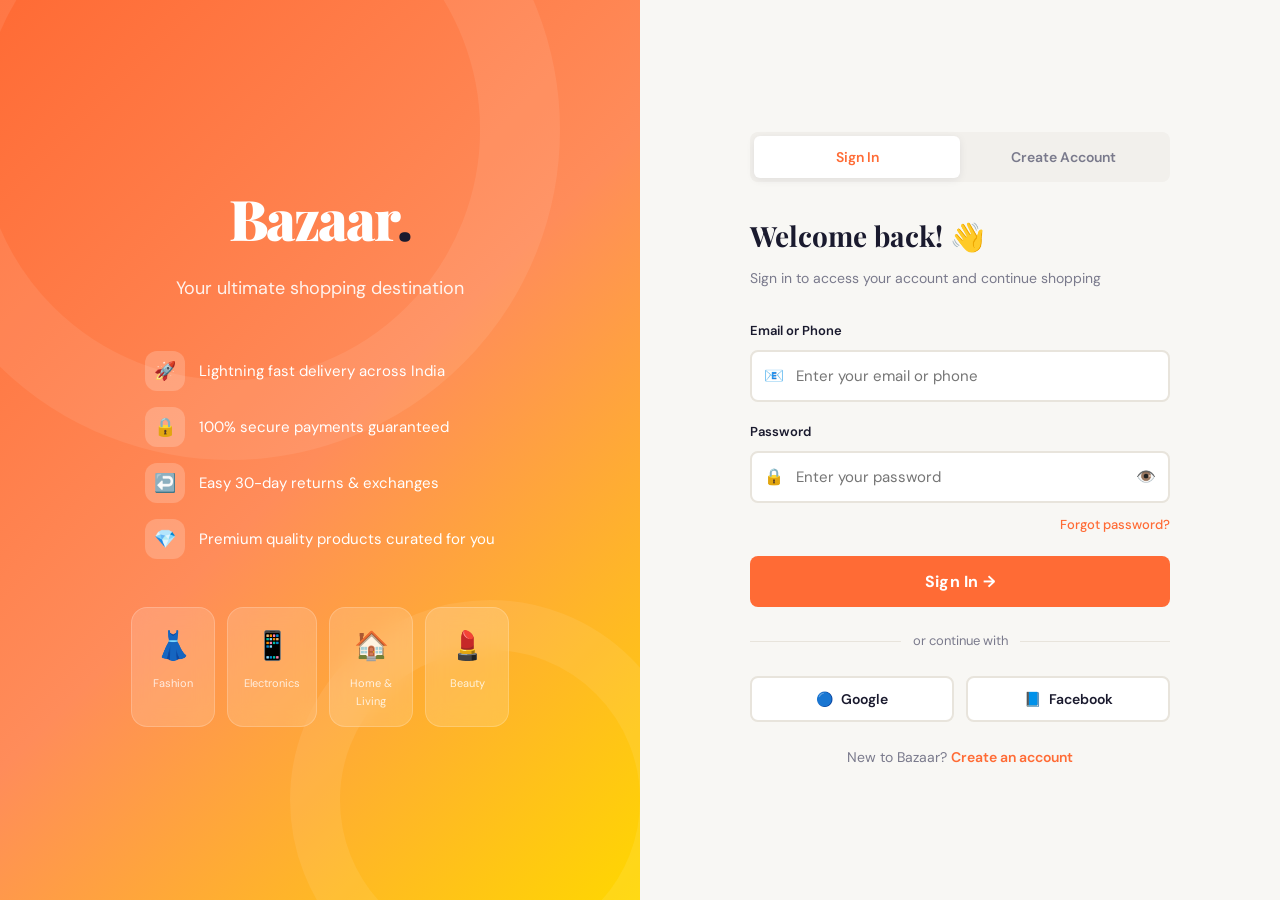
<file: bazaar/index.html>
<!DOCTYPE html>
<html lang="en">
<head>
  <meta charset="UTF-8" />
  <meta name="viewport" content="width=device-width, initial-scale=1.0" />
  <title>Bazaar – Login</title>
  <link rel="stylesheet" href="style.css" />
  <link rel="icon" href="data:image/svg+xml,<svg xmlns='http://www.w3.org/2000/svg' viewBox='0 0 100 100'><text y='.9em' font-size='90'>🛍️</text></svg>" />
</head>
<body>

<div class="login-page">
  <!-- Brand Panel -->
  <div class="login-brand">
    <div class="brand-logo">Bazaar<span>.</span></div>
    <div class="brand-tagline">Your ultimate shopping destination</div>

    <div class="brand-features">
      <div class="brand-feature">
        <div class="brand-feature-icon">🚀</div>
        <div>Lightning fast delivery across India</div>
      </div>
      <div class="brand-feature">
        <div class="brand-feature-icon">🔒</div>
        <div>100% secure payments guaranteed</div>
      </div>
      <div class="brand-feature">
        <div class="brand-feature-icon">↩️</div>
        <div>Easy 30-day returns & exchanges</div>
      </div>
      <div class="brand-feature">
        <div class="brand-feature-icon">💎</div>
        <div>Premium quality products curated for you</div>
      </div>
    </div>

    <div class="brand-products">
      <div class="brand-product-card">
        <div class="emoji">👗</div>
        <p>Fashion</p>
      </div>
      <div class="brand-product-card">
        <div class="emoji">📱</div>
        <p>Electronics</p>
      </div>
      <div class="brand-product-card">
        <div class="emoji">🏠</div>
        <p>Home & Living</p>
      </div>
      <div class="brand-product-card">
        <div class="emoji">💄</div>
        <p>Beauty</p>
      </div>
    </div>
  </div>

  <!-- Form Panel -->
  <div class="login-form-area">
    <div class="login-form-wrap">
      <div class="login-tabs">
        <div class="login-tab active" onclick="switchTab('login')">Sign In</div>
        <div class="login-tab" onclick="switchTab('register')">Create Account</div>
      </div>

      <!-- Login Form -->
      <div id="login-form">
        <h2 class="form-title">Welcome back! 👋</h2>
        <p class="form-subtitle">Sign in to access your account and continue shopping</p>

        <div class="form-group">
          <label class="form-label">Email or Phone</label>
          <div class="form-input-wrap">
            <span class="form-input-icon">📧</span>
            <input type="text" class="form-input" placeholder="Enter your email or phone" id="login-email" />
          </div>
        </div>

        <div class="form-group">
          <label class="form-label">Password</label>
          <div class="form-input-wrap">
            <span class="form-input-icon">🔒</span>
            <input type="password" class="form-input" placeholder="Enter your password" id="login-password" />
            <span class="form-input-toggle" onclick="togglePassword('login-password', this)">👁️</span>
          </div>
        </div>

        <div class="forgot-link"><a href="#">Forgot password?</a></div>

        <button class="btn-login" onclick="doLogin()">Sign In →</button>

        <div class="divider">or continue with</div>

        <div class="social-login">
          <button class="btn-social" onclick="socialLogin('Google')">
            <span>🔵</span> Google
          </button>
          <button class="btn-social" onclick="socialLogin('Facebook')">
            <span>📘</span> Facebook
          </button>
        </div>

        <div class="login-switch">
          New to Bazaar? <a onclick="switchTab('register')">Create an account</a>
        </div>
      </div>

      <!-- Register Form -->
      <div id="register-form" style="display:none">
        <h2 class="form-title">Join Bazaar! 🎉</h2>
        <p class="form-subtitle">Create your account and start shopping in seconds</p>

        <div class="form-group">
          <label class="form-label">Full Name</label>
          <div class="form-input-wrap">
            <span class="form-input-icon">👤</span>
            <input type="text" class="form-input" placeholder="Enter your full name" />
          </div>
        </div>

        <div class="form-group">
          <label class="form-label">Email Address</label>
          <div class="form-input-wrap">
            <span class="form-input-icon">📧</span>
            <input type="email" class="form-input" placeholder="Enter your email" />
          </div>
        </div>

        <div class="form-group">
          <label class="form-label">Phone Number</label>
          <div class="form-input-wrap">
            <span class="form-input-icon">📱</span>
            <input type="tel" class="form-input" placeholder="+91 Enter your phone number" />
          </div>
        </div>

        <div class="form-group">
          <label class="form-label">Password</label>
          <div class="form-input-wrap">
            <span class="form-input-icon">🔒</span>
            <input type="password" class="form-input" placeholder="Create a strong password" id="reg-password" />
            <span class="form-input-toggle" onclick="togglePassword('reg-password', this)">👁️</span>
          </div>
        </div>

        <button class="btn-login" onclick="doRegister()">Create Account →</button>

        <div class="divider">or sign up with</div>

        <div class="social-login">
          <button class="btn-social" onclick="socialLogin('Google')">
            <span>🔵</span> Google
          </button>
          <button class="btn-social" onclick="socialLogin('Facebook')">
            <span>📘</span> Facebook
          </button>
        </div>

        <div class="login-switch">
          Already have an account? <a onclick="switchTab('login')">Sign in</a>
        </div>
      </div>

    </div>
  </div>
</div>

<script>
  function switchTab(tab) {
    document.querySelectorAll('.login-tab').forEach(t => t.classList.remove('active'));
    const tabs = document.querySelectorAll('.login-tab');
    if (tab === 'login') {
      tabs[0].classList.add('active');
      document.getElementById('login-form').style.display = 'block';
      document.getElementById('register-form').style.display = 'none';
    } else {
      tabs[1].classList.add('active');
      document.getElementById('login-form').style.display = 'none';
      document.getElementById('register-form').style.display = 'block';
    }
  }

  function togglePassword(id, btn) {
    const input = document.getElementById(id);
    if (input.type === 'password') { input.type = 'text'; btn.textContent = '🙈'; }
    else { input.type = 'password'; btn.textContent = '👁️'; }
  }

  function doLogin() {
    const email = document.getElementById('login-email').value.trim();
    const pass = document.getElementById('login-password').value.trim();
    if (!email || !pass) {
      shakeForm();
      return;
    }
    localStorage.setItem('bazaar_user', JSON.stringify({ name: 'Rahul Sharma', email }));
    window.location.href = 'home.html';
  }

  function doRegister() {
    localStorage.setItem('bazaar_user', JSON.stringify({ name: 'New User', email: 'user@bazaar.com' }));
    window.location.href = 'home.html';
  }

  function socialLogin(provider) {
    localStorage.setItem('bazaar_user', JSON.stringify({ name: 'Rahul Sharma', email: 'rahul@gmail.com' }));
    window.location.href = 'home.html';
  }

  function shakeForm() {
    const wrap = document.querySelector('.login-form-wrap');
    wrap.style.animation = 'shake 0.5s ease';
    setTimeout(() => wrap.style.animation = '', 500);
  }

  // Add shake animation
  const style = document.createElement('style');
  style.textContent = `@keyframes shake { 0%,100%{transform:translateX(0)} 25%{transform:translateX(-8px)} 75%{transform:translateX(8px)} }`;
  document.head.appendChild(style);

  // Redirect if already logged in
  if (localStorage.getItem('bazaar_user')) {
    // Uncomment to auto-redirect: window.location.href = 'home.html';
  }
</script>

</body>
</html>
</file>
<file: bazaar/style.css>
/* ===== BAZAAR E-COMMERCE - GLOBAL STYLES ===== */
@import url('https://fonts.googleapis.com/css2?family=Playfair+Display:wght@400;600;700;900&family=DM+Sans:wght@300;400;500;600;700&display=swap');

:root {
  --primary: #FF6B35;
  --primary-dark: #e55a25;
  --primary-light: #fff0eb;
  --secondary: #1A1A2E;
  --accent: #FFD700;
  --success: #2ecc71;
  --danger: #e74c3c;
  --warning: #f39c12;
  --bg: #F8F7F4;
  --surface: #ffffff;
  --surface2: #F2F0EC;
  --border: #E8E4DC;
  --text: #1A1A2E;
  --text-muted: #7A7A8C;
  --text-light: #B0AEBA;
  --shadow-sm: 0 2px 8px rgba(26,26,46,0.08);
  --shadow-md: 0 8px 24px rgba(26,26,46,0.12);
  --shadow-lg: 0 20px 60px rgba(26,26,46,0.15);
  --radius-sm: 8px;
  --radius-md: 16px;
  --radius-lg: 24px;
  --radius-xl: 32px;
  --font-display: 'Playfair Display', serif;
  --font-body: 'DM Sans', sans-serif;
  --nav-height: 70px;
  --transition: all 0.25s cubic-bezier(0.4, 0, 0.2, 1);
}

* { margin: 0; padding: 0; box-sizing: border-box; }

html { scroll-behavior: smooth; }

body {
  font-family: var(--font-body);
  background: var(--bg);
  color: var(--text);
  line-height: 1.6;
  overflow-x: hidden;
}

a { text-decoration: none; color: inherit; }
button { cursor: pointer; font-family: var(--font-body); border: none; outline: none; }
input, select, textarea { font-family: var(--font-body); outline: none; }
img { max-width: 100%; }
ul { list-style: none; }

/* ===== SCROLLBAR ===== */
::-webkit-scrollbar { width: 6px; }
::-webkit-scrollbar-track { background: var(--bg); }
::-webkit-scrollbar-thumb { background: var(--primary); border-radius: 10px; }

/* ===== UTILITY ===== */
.hidden { display: none !important; }
.flex { display: flex; }
.grid { display: grid; }
.center { display: flex; align-items: center; justify-content: center; }
.container { max-width: 1400px; margin: 0 auto; padding: 0 24px; }
.badge { display: inline-flex; align-items: center; justify-content: center; background: var(--primary); color: white; font-size: 10px; font-weight: 700; border-radius: 50%; width: 18px; height: 18px; position: absolute; top: -6px; right: -6px; }
.btn { display: inline-flex; align-items: center; gap: 8px; padding: 12px 24px; border-radius: var(--radius-sm); font-weight: 600; font-size: 14px; transition: var(--transition); cursor: pointer; }
.btn-primary { background: var(--primary); color: white; }
.btn-primary:hover { background: var(--primary-dark); transform: translateY(-1px); box-shadow: 0 6px 20px rgba(255,107,53,0.35); }
.btn-outline { background: transparent; color: var(--primary); border: 2px solid var(--primary); }
.btn-outline:hover { background: var(--primary); color: white; }
.btn-ghost { background: transparent; color: var(--text); }
.btn-ghost:hover { background: var(--surface2); }
.section-title { font-family: var(--font-display); font-size: 28px; font-weight: 700; color: var(--text); margin-bottom: 4px; }
.section-subtitle { color: var(--text-muted); font-size: 14px; }
.tag { display: inline-block; padding: 3px 10px; border-radius: 20px; font-size: 11px; font-weight: 600; background: var(--primary-light); color: var(--primary); }
.star { color: var(--accent); font-size: 13px; }

/* ===== TOAST ===== */
#toast-container { position: fixed; bottom: 24px; right: 24px; z-index: 9999; display: flex; flex-direction: column; gap: 10px; }
.toast { background: var(--secondary); color: white; padding: 14px 20px; border-radius: var(--radius-sm); font-size: 14px; font-weight: 500; box-shadow: var(--shadow-lg); animation: slideInRight 0.3s ease; display: flex; align-items: center; gap: 10px; min-width: 260px; }
.toast.success { border-left: 4px solid var(--success); }
.toast.error { border-left: 4px solid var(--danger); }
.toast.info { border-left: 4px solid var(--primary); }
@keyframes slideInRight { from { transform: translateX(120%); opacity: 0; } to { transform: translateX(0); opacity: 1; } }

/* ===== MODAL ===== */
.modal-overlay { position: fixed; inset: 0; background: rgba(26,26,46,0.6); backdrop-filter: blur(4px); z-index: 1000; display: flex; align-items: center; justify-content: center; padding: 20px; opacity: 0; pointer-events: none; transition: opacity 0.3s; }
.modal-overlay.active { opacity: 1; pointer-events: all; }
.modal { background: white; border-radius: var(--radius-lg); padding: 40px; max-width: 520px; width: 100%; max-height: 90vh; overflow-y: auto; transform: translateY(20px); transition: transform 0.3s; position: relative; }
.modal-overlay.active .modal { transform: translateY(0); }
.modal-close { position: absolute; top: 16px; right: 16px; background: var(--surface2); border: none; width: 32px; height: 32px; border-radius: 50%; display: flex; align-items: center; justify-content: center; cursor: pointer; font-size: 18px; color: var(--text-muted); transition: var(--transition); }
.modal-close:hover { background: var(--border); color: var(--text); }

/* ===== LOGIN PAGE ===== */
.login-page { min-height: 100vh; display: grid; grid-template-columns: 1fr 1fr; background: var(--secondary); }
.login-brand { background: linear-gradient(135deg, var(--primary) 0%, #ff8c5a 50%, var(--accent) 100%); display: flex; flex-direction: column; align-items: center; justify-content: center; padding: 60px; position: relative; overflow: hidden; }
.login-brand::before { content: ''; position: absolute; width: 500px; height: 500px; border-radius: 50%; border: 80px solid rgba(255,255,255,0.08); top: -200px; left: -100px; }
.login-brand::after { content: ''; position: absolute; width: 300px; height: 300px; border-radius: 50%; border: 50px solid rgba(255,255,255,0.08); bottom: -100px; right: -50px; }
.brand-logo { font-family: var(--font-display); font-size: 56px; font-weight: 900; color: white; letter-spacing: -2px; z-index: 1; }
.brand-logo span { color: var(--secondary); }
.brand-tagline { color: rgba(255,255,255,0.9); font-size: 18px; margin-top: 12px; z-index: 1; text-align: center; }
.brand-features { margin-top: 48px; display: flex; flex-direction: column; gap: 16px; z-index: 1; }
.brand-feature { display: flex; align-items: center; gap: 14px; color: white; font-size: 15px; }
.brand-feature-icon { width: 40px; height: 40px; background: rgba(255,255,255,0.2); border-radius: 12px; display: flex; align-items: center; justify-content: center; font-size: 18px; flex-shrink: 0; }
.brand-products { display: flex; gap: 12px; margin-top: 48px; z-index: 1; }
.brand-product-card { background: rgba(255,255,255,0.15); backdrop-filter: blur(10px); border-radius: var(--radius-md); padding: 16px; text-align: center; color: white; flex: 1; border: 1px solid rgba(255,255,255,0.2); }
.brand-product-card .emoji { font-size: 28px; }
.brand-product-card p { font-size: 11px; margin-top: 6px; opacity: 0.8; }

.login-form-area { display: flex; flex-direction: column; align-items: center; justify-content: center; padding: 60px; background: var(--bg); }
.login-form-wrap { width: 100%; max-width: 420px; }
.login-tabs { display: flex; background: var(--surface2); border-radius: var(--radius-sm); padding: 4px; margin-bottom: 32px; }
.login-tab { flex: 1; padding: 10px; text-align: center; border-radius: 6px; font-weight: 600; font-size: 14px; cursor: pointer; transition: var(--transition); color: var(--text-muted); }
.login-tab.active { background: white; color: var(--primary); box-shadow: var(--shadow-sm); }
.form-title { font-family: var(--font-display); font-size: 28px; font-weight: 700; margin-bottom: 8px; }
.form-subtitle { color: var(--text-muted); font-size: 14px; margin-bottom: 32px; }
.form-group { margin-bottom: 20px; }
.form-label { display: block; font-size: 13px; font-weight: 600; color: var(--text); margin-bottom: 8px; }
.form-input { width: 100%; padding: 14px 16px; border: 2px solid var(--border); border-radius: var(--radius-sm); font-size: 15px; background: white; transition: var(--transition); color: var(--text); }
.form-input:focus { border-color: var(--primary); box-shadow: 0 0 0 4px rgba(255,107,53,0.1); }
.form-input-wrap { position: relative; }
.form-input-icon { position: absolute; left: 14px; top: 50%; transform: translateY(-50%); color: var(--text-muted); font-size: 16px; pointer-events: none; }
.form-input-wrap .form-input { padding-left: 44px; }
.form-input-toggle { position: absolute; right: 14px; top: 50%; transform: translateY(-50%); color: var(--text-muted); cursor: pointer; font-size: 16px; }
.forgot-link { text-align: right; margin-top: -12px; margin-bottom: 20px; }
.forgot-link a { font-size: 13px; color: var(--primary); font-weight: 500; }
.btn-login { width: 100%; padding: 15px; background: var(--primary); color: white; border-radius: var(--radius-sm); font-size: 16px; font-weight: 700; transition: var(--transition); letter-spacing: 0.3px; }
.btn-login:hover { background: var(--primary-dark); box-shadow: 0 8px 24px rgba(255,107,53,0.35); transform: translateY(-1px); }
.divider { display: flex; align-items: center; gap: 12px; margin: 24px 0; color: var(--text-muted); font-size: 13px; }
.divider::before, .divider::after { content: ''; flex: 1; height: 1px; background: var(--border); }
.social-login { display: grid; grid-template-columns: 1fr 1fr; gap: 12px; }
.btn-social { padding: 12px; border: 2px solid var(--border); border-radius: var(--radius-sm); background: white; font-size: 14px; font-weight: 600; display: flex; align-items: center; justify-content: center; gap: 8px; transition: var(--transition); color: var(--text); }
.btn-social:hover { border-color: var(--primary); color: var(--primary); }
.login-switch { text-align: center; margin-top: 24px; font-size: 14px; color: var(--text-muted); }
.login-switch a { color: var(--primary); font-weight: 600; cursor: pointer; }

/* ===== MAIN APP ===== */
.app-container { display: flex; flex-direction: column; min-height: 100vh; }

/* ===== TOP BAR ===== */
.topbar { background: var(--secondary); color: white; padding: 8px 0; font-size: 12px; }
.topbar-inner { display: flex; align-items: center; justify-content: space-between; }
.topbar-left { display: flex; align-items: center; gap: 20px; }
.topbar-right { display: flex; align-items: center; gap: 16px; }
.topbar a { color: rgba(255,255,255,0.75); transition: color 0.2s; }
.topbar a:hover { color: var(--primary); }
.topbar-sep { color: rgba(255,255,255,0.25); }

/* ===== NAVBAR ===== */
.navbar { background: white; height: var(--nav-height); box-shadow: 0 2px 20px rgba(26,26,46,0.08); position: sticky; top: 0; z-index: 100; }
.navbar-inner { display: flex; align-items: center; gap: 24px; height: 100%; }
.nav-logo { font-family: var(--font-display); font-size: 30px; font-weight: 900; color: var(--primary); letter-spacing: -1px; flex-shrink: 0; cursor: pointer; }
.nav-logo span { color: var(--secondary); }

.search-bar { flex: 1; max-width: 600px; position: relative; }
.search-bar-inner { display: flex; border: 2px solid var(--border); border-radius: var(--radius-sm); overflow: hidden; transition: border-color 0.2s; background: var(--bg); }
.search-bar-inner:focus-within { border-color: var(--primary); }
.search-category { padding: 0 16px; background: var(--surface2); border-right: 2px solid var(--border); font-size: 13px; font-weight: 600; color: var(--text-muted); white-space: nowrap; display: flex; align-items: center; cursor: pointer; }
.search-category select { background: transparent; border: none; outline: none; font-family: var(--font-body); font-size: 13px; font-weight: 600; color: var(--text-muted); cursor: pointer; padding-right: 4px; }
.search-input { flex: 1; padding: 12px 16px; border: none; background: transparent; font-size: 14px; color: var(--text); min-width: 0; }
.search-btn { background: var(--primary); color: white; padding: 0 20px; font-size: 16px; display: flex; align-items: center; justify-content: center; transition: background 0.2s; flex-shrink: 0; border: none; cursor: pointer; }
.search-btn:hover { background: var(--primary-dark); }
.search-suggestions { position: absolute; top: calc(100% + 4px); left: 0; right: 0; background: white; border-radius: var(--radius-sm); box-shadow: var(--shadow-lg); border: 1px solid var(--border); z-index: 200; display: none; }
.search-suggestions.show { display: block; }
.search-suggestion-item { padding: 12px 16px; font-size: 14px; cursor: pointer; display: flex; align-items: center; gap: 10px; transition: background 0.15s; }
.search-suggestion-item:hover { background: var(--surface2); }

.nav-actions { display: flex; align-items: center; gap: 8px; margin-left: auto; }
.nav-action { position: relative; display: flex; flex-direction: column; align-items: center; gap: 2px; padding: 8px 12px; border-radius: var(--radius-sm); cursor: pointer; transition: var(--transition); color: var(--text); background: none; border: none; }
.nav-action:hover { background: var(--surface2); color: var(--primary); }
.nav-action .icon { font-size: 20px; }
.nav-action .label { font-size: 11px; font-weight: 500; }
.nav-action.active { color: var(--primary); }

/* ===== CATEGORIES NAV ===== */
.cat-nav { background: var(--surface); border-bottom: 1px solid var(--border); }
.cat-nav-inner { display: flex; align-items: center; gap: 0; overflow-x: auto; scrollbar-width: none; -ms-overflow-style: none; }
.cat-nav-inner::-webkit-scrollbar { display: none; }
.cat-nav-item { display: flex; align-items: center; gap: 6px; padding: 14px 18px; font-size: 13px; font-weight: 600; white-space: nowrap; color: var(--text-muted); cursor: pointer; border-bottom: 3px solid transparent; transition: var(--transition); flex-shrink: 0; }
.cat-nav-item:hover { color: var(--primary); border-bottom-color: var(--primary-light); }
.cat-nav-item.active { color: var(--primary); border-bottom-color: var(--primary); }
.cat-nav-item .cat-icon { font-size: 16px; }

/* ===== PAGES ===== */
.page { display: none; animation: fadeIn 0.3s ease; }
.page.active { display: block; }
@keyframes fadeIn { from { opacity: 0; transform: translateY(8px); } to { opacity: 1; transform: translateY(0); } }

/* ===== HOME PAGE ===== */
/* Hero Slider */
.hero { position: relative; overflow: hidden; border-radius: 0 0 var(--radius-lg) var(--radius-lg); }
.hero-slides { display: flex; transition: transform 0.5s cubic-bezier(0.4, 0, 0.2, 1); }
.hero-slide { min-width: 100%; height: 420px; position: relative; display: flex; align-items: center; overflow: hidden; }
.hero-slide-1 { background: linear-gradient(120deg, #1A1A2E 0%, #16213E 50%, #0F3460 100%); }
.hero-slide-2 { background: linear-gradient(120deg, #FF6B35 0%, #FF8C5A 50%, #FFD700 100%); }
.hero-slide-3 { background: linear-gradient(120deg, #2D6A4F 0%, #40916C 50%, #74C69D 100%); }
.hero-content { padding: 60px; z-index: 2; max-width: 560px; }
.hero-tag { display: inline-block; padding: 6px 14px; border-radius: 20px; font-size: 11px; font-weight: 700; letter-spacing: 1px; text-transform: uppercase; margin-bottom: 16px; background: rgba(255,255,255,0.2); color: white; backdrop-filter: blur(4px); }
.hero-title { font-family: var(--font-display); font-size: 48px; font-weight: 900; color: white; line-height: 1.1; margin-bottom: 16px; }
.hero-title span { color: var(--accent); }
.hero-desc { color: rgba(255,255,255,0.8); font-size: 16px; margin-bottom: 28px; }
.hero-actions { display: flex; gap: 12px; }
.hero-img { position: absolute; right: 80px; bottom: 0; height: 380px; opacity: 0.9; animation: heroFloat 3s ease-in-out infinite; filter: drop-shadow(0 20px 40px rgba(0,0,0,0.3)); font-size: 200px; display: flex; align-items: flex-end; }
@keyframes heroFloat { 0%,100% { transform: translateY(0); } 50% { transform: translateY(-15px); } }
.hero-dots { position: absolute; bottom: 20px; left: 50%; transform: translateX(-50%); display: flex; gap: 8px; z-index: 10; }
.hero-dot { width: 8px; height: 8px; border-radius: 50%; background: rgba(255,255,255,0.4); cursor: pointer; transition: var(--transition); }
.hero-dot.active { background: white; width: 24px; border-radius: 4px; }
.hero-arrow { position: absolute; top: 50%; transform: translateY(-50%); background: rgba(255,255,255,0.15); backdrop-filter: blur(4px); color: white; border: none; width: 44px; height: 44px; border-radius: 50%; font-size: 18px; cursor: pointer; transition: var(--transition); z-index: 10; display: flex; align-items: center; justify-content: center; }
.hero-arrow:hover { background: rgba(255,255,255,0.3); }
.hero-arrow.prev { left: 20px; }
.hero-arrow.next { right: 20px; }

/* Quick Stats */
.quick-stats { display: grid; grid-template-columns: repeat(4, 1fr); gap: 1px; background: var(--border); border: 1px solid var(--border); border-radius: var(--radius-md); margin: 24px 0; overflow: hidden; }
.stat-item { background: white; padding: 20px 24px; display: flex; align-items: center; gap: 16px; }
.stat-icon { width: 48px; height: 48px; border-radius: var(--radius-sm); background: var(--primary-light); display: flex; align-items: center; justify-content: center; font-size: 22px; flex-shrink: 0; }
.stat-label { font-size: 12px; color: var(--text-muted); font-weight: 500; }
.stat-value { font-size: 15px; font-weight: 700; color: var(--text); }

/* Category Grid */
.category-section { margin: 32px 0; }
.section-header { display: flex; align-items: center; justify-content: space-between; margin-bottom: 20px; }
.view-all { font-size: 13px; color: var(--primary); font-weight: 600; display: flex; align-items: center; gap: 4px; cursor: pointer; }
.category-grid { display: grid; grid-template-columns: repeat(8, 1fr); gap: 12px; }
.cat-card { background: white; border-radius: var(--radius-md); padding: 20px 12px; text-align: center; cursor: pointer; transition: var(--transition); border: 2px solid transparent; }
.cat-card:hover { border-color: var(--primary); transform: translateY(-4px); box-shadow: var(--shadow-md); }
.cat-card .emoji { font-size: 32px; display: block; margin-bottom: 10px; }
.cat-card .name { font-size: 12px; font-weight: 600; color: var(--text); line-height: 1.3; }
.cat-card .count { font-size: 10px; color: var(--text-muted); margin-top: 2px; }

/* Flash Sale */
.flash-sale { background: var(--secondary); border-radius: var(--radius-lg); padding: 28px 32px; margin: 32px 0; }
.flash-sale-header { display: flex; align-items: center; justify-content: space-between; margin-bottom: 20px; }
.flash-title { font-family: var(--font-display); font-size: 24px; font-weight: 900; color: white; display: flex; align-items: center; gap: 12px; }
.flash-title span.fire { font-size: 28px; }
.countdown { display: flex; align-items: center; gap: 8px; }
.countdown-unit { background: var(--primary); color: white; padding: 8px 12px; border-radius: 8px; text-align: center; min-width: 44px; }
.countdown-unit .num { font-size: 18px; font-weight: 800; display: block; line-height: 1; }
.countdown-unit .lbl { font-size: 9px; font-weight: 600; opacity: 0.8; text-transform: uppercase; }
.countdown-sep { color: var(--accent); font-size: 20px; font-weight: 800; }
.flash-products { display: grid; grid-template-columns: repeat(5, 1fr); gap: 12px; }

/* Product Cards */
.product-card { background: white; border-radius: var(--radius-md); overflow: hidden; cursor: pointer; transition: var(--transition); position: relative; }
.product-card:hover { transform: translateY(-4px); box-shadow: var(--shadow-md); }
.product-img-wrap { position: relative; aspect-ratio: 1; background: var(--surface2); overflow: hidden; display: flex; align-items: center; justify-content: center; font-size: 80px; }
.product-img-wrap img { width: 100%; height: 100%; object-fit: cover; transition: transform 0.4s; }
.product-card:hover .product-img-wrap img { transform: scale(1.05); }
.product-img-emoji { font-size: 70px; line-height: 1; }
.product-badges { position: absolute; top: 10px; left: 10px; display: flex; flex-direction: column; gap: 4px; }
.product-badge { padding: 3px 8px; border-radius: 4px; font-size: 10px; font-weight: 700; display: inline-block; }
.badge-sale { background: var(--danger); color: white; }
.badge-new { background: var(--success); color: white; }
.badge-hot { background: var(--primary); color: white; }
.product-wishlist { position: absolute; top: 10px; right: 10px; background: white; border: none; width: 32px; height: 32px; border-radius: 50%; display: flex; align-items: center; justify-content: center; font-size: 16px; cursor: pointer; box-shadow: var(--shadow-sm); transition: var(--transition); }
.product-wishlist:hover, .product-wishlist.active { color: var(--danger); transform: scale(1.1); }
.product-info { padding: 14px; }
.product-name { font-size: 13px; font-weight: 600; color: var(--text); margin-bottom: 4px; white-space: nowrap; overflow: hidden; text-overflow: ellipsis; }
.product-brand { font-size: 11px; color: var(--text-muted); margin-bottom: 6px; }
.product-rating { display: flex; align-items: center; gap: 4px; margin-bottom: 8px; }
.product-rating .stars { font-size: 11px; color: var(--accent); }
.product-rating .count { font-size: 10px; color: var(--text-muted); }
.product-price { display: flex; align-items: baseline; gap: 8px; flex-wrap: wrap; }
.price-current { font-size: 16px; font-weight: 800; color: var(--text); }
.price-original { font-size: 12px; color: var(--text-muted); text-decoration: line-through; }
.price-discount { font-size: 11px; color: var(--success); font-weight: 700; }
.product-add-btn { width: 100%; padding: 10px; background: var(--primary-light); color: var(--primary); border: none; border-radius: var(--radius-sm); font-size: 13px; font-weight: 700; cursor: pointer; margin-top: 10px; transition: var(--transition); }
.product-add-btn:hover { background: var(--primary); color: white; }

/* Products Grid */
.products-section { margin: 32px 0; }
.products-grid { display: grid; grid-template-columns: repeat(5, 1fr); gap: 16px; }
.products-grid.col-4 { grid-template-columns: repeat(4, 1fr); }
.products-grid.col-3 { grid-template-columns: repeat(3, 1fr); }

/* Banner Strips */
.banners { display: grid; grid-template-columns: 1fr 1fr 1fr; gap: 16px; margin: 32px 0; }
.banner-card { border-radius: var(--radius-md); padding: 28px; position: relative; overflow: hidden; cursor: pointer; transition: var(--transition); }
.banner-card:hover { transform: translateY(-3px); box-shadow: var(--shadow-md); }
.banner-card-1 { background: linear-gradient(135deg, #667eea, #764ba2); }
.banner-card-2 { background: linear-gradient(135deg, #f093fb, #f5576c); }
.banner-card-3 { background: linear-gradient(135deg, #4facfe, #00f2fe); }
.banner-tag { font-size: 11px; font-weight: 700; color: rgba(255,255,255,0.7); text-transform: uppercase; letter-spacing: 1px; }
.banner-title { font-family: var(--font-display); font-size: 20px; font-weight: 700; color: white; margin: 6px 0; }
.banner-cta { font-size: 13px; color: rgba(255,255,255,0.9); font-weight: 600; display: flex; align-items: center; gap: 4px; margin-top: 10px; }
.banner-emoji { position: absolute; right: 20px; bottom: 10px; font-size: 60px; opacity: 0.4; }

/* ===== CART PAGE ===== */
.cart-layout { display: grid; grid-template-columns: 1fr 340px; gap: 24px; padding: 32px 0; }
.cart-header { display: flex; align-items: center; justify-content: space-between; padding-bottom: 16px; border-bottom: 2px solid var(--border); margin-bottom: 20px; }
.cart-title { font-family: var(--font-display); font-size: 24px; font-weight: 700; }
.cart-items { display: flex; flex-direction: column; gap: 16px; }
.cart-item { background: white; border-radius: var(--radius-md); padding: 20px; display: grid; grid-template-columns: 100px 1fr auto; gap: 20px; align-items: center; }
.cart-item-img { width: 100px; height: 100px; background: var(--surface2); border-radius: var(--radius-sm); display: flex; align-items: center; justify-content: center; font-size: 50px; flex-shrink: 0; overflow: hidden; }
.cart-item-img img { width: 100%; height: 100%; object-fit: cover; }
.cart-item-name { font-size: 15px; font-weight: 600; margin-bottom: 4px; }
.cart-item-variant { font-size: 12px; color: var(--text-muted); margin-bottom: 10px; }
.cart-item-price { font-size: 18px; font-weight: 800; color: var(--primary); }
.cart-item-original { font-size: 13px; color: var(--text-muted); text-decoration: line-through; margin-left: 8px; }
.qty-control { display: flex; align-items: center; gap: 0; border: 2px solid var(--border); border-radius: var(--radius-sm); overflow: hidden; margin-top: 12px; width: fit-content; }
.qty-btn { width: 34px; height: 34px; background: var(--surface2); border: none; font-size: 18px; cursor: pointer; display: flex; align-items: center; justify-content: center; transition: background 0.15s; }
.qty-btn:hover { background: var(--primary); color: white; }
.qty-val { width: 44px; text-align: center; font-weight: 700; font-size: 15px; padding: 8px 0; }
.cart-item-actions { display: flex; flex-direction: column; gap: 8px; align-items: flex-end; }
.btn-remove { background: none; border: none; color: var(--text-muted); font-size: 20px; cursor: pointer; padding: 6px; border-radius: 6px; transition: var(--transition); }
.btn-remove:hover { background: #fff0f0; color: var(--danger); }

.cart-summary { background: white; border-radius: var(--radius-md); padding: 28px; height: fit-content; position: sticky; top: 90px; }
.summary-title { font-family: var(--font-display); font-size: 18px; font-weight: 700; margin-bottom: 20px; }
.summary-row { display: flex; align-items: center; justify-content: space-between; padding: 10px 0; font-size: 14px; border-bottom: 1px solid var(--border); }
.summary-row:last-of-type { border-bottom: none; }
.summary-row.total { font-weight: 800; font-size: 18px; color: var(--text); border-top: 2px solid var(--border); margin-top: 8px; padding-top: 16px; }
.summary-row.savings { color: var(--success); font-weight: 600; }
.coupon-input { display: flex; gap: 8px; margin: 16px 0; }
.coupon-input input { flex: 1; padding: 10px 14px; border: 2px solid var(--border); border-radius: var(--radius-sm); font-size: 13px; }
.coupon-input input:focus { border-color: var(--primary); }
.coupon-input button { padding: 10px 16px; background: var(--secondary); color: white; border-radius: var(--radius-sm); font-size: 13px; font-weight: 600; }
.btn-checkout { width: 100%; padding: 16px; background: var(--primary); color: white; border-radius: var(--radius-sm); font-size: 16px; font-weight: 700; cursor: pointer; margin-top: 16px; transition: var(--transition); display: flex; align-items: center; justify-content: center; gap: 8px; border: none; }
.btn-checkout:hover { background: var(--primary-dark); box-shadow: 0 8px 24px rgba(255,107,53,0.35); }
.trust-badges { display: flex; flex-direction: column; gap: 10px; margin-top: 20px; }
.trust-badge { display: flex; align-items: center; gap: 10px; font-size: 12px; color: var(--text-muted); }
.cart-empty { text-align: center; padding: 80px 40px; background: white; border-radius: var(--radius-lg); }
.cart-empty .empty-icon { font-size: 80px; margin-bottom: 20px; }
.cart-empty h3 { font-family: var(--font-display); font-size: 22px; font-weight: 700; margin-bottom: 8px; }
.cart-empty p { color: var(--text-muted); font-size: 15px; margin-bottom: 24px; }

/* ===== WISHLIST PAGE ===== */
.wishlist-page { padding: 32px 0; }
.wishlist-header { margin-bottom: 24px; }

/* ===== CATEGORIES PAGE ===== */
.categories-page { padding: 32px 0; }
.categories-hero { background: linear-gradient(135deg, var(--secondary), #16213E); border-radius: var(--radius-lg); padding: 40px; margin-bottom: 32px; display: flex; align-items: center; justify-content: space-between; }
.categories-hero h1 { font-family: var(--font-display); font-size: 36px; font-weight: 900; color: white; }
.categories-hero p { color: rgba(255,255,255,0.7); margin-top: 8px; }
.categories-hero-emoji { font-size: 80px; }
.categories-grid { display: grid; grid-template-columns: repeat(4, 1fr); gap: 20px; }
.category-big-card { border-radius: var(--radius-lg); overflow: hidden; cursor: pointer; position: relative; aspect-ratio: 4/3; transition: var(--transition); }
.category-big-card:hover { transform: scale(1.02); box-shadow: var(--shadow-lg); }
.cat-bg { width: 100%; height: 100%; display: flex; flex-direction: column; align-items: center; justify-content: center; position: relative; }
.cat-bg-1 { background: linear-gradient(135deg, #667eea, #764ba2); }
.cat-bg-2 { background: linear-gradient(135deg, #f093fb, #f5576c); }
.cat-bg-3 { background: linear-gradient(135deg, #43e97b, #38f9d7); }
.cat-bg-4 { background: linear-gradient(135deg, #fa709a, #fee140); }
.cat-bg-5 { background: linear-gradient(135deg, #a18cd1, #fbc2eb); }
.cat-bg-6 { background: linear-gradient(135deg, #ffecd2, #fcb69f); }
.cat-bg-7 { background: linear-gradient(135deg, #a1c4fd, #c2e9fb); }
.cat-bg-8 { background: linear-gradient(135deg, #fd7043, #ff5722); }
.cat-big-emoji { font-size: 64px; }
.cat-big-name { color: white; font-weight: 800; font-size: 18px; margin-top: 12px; text-shadow: 0 2px 8px rgba(0,0,0,0.3); }
.cat-big-count { color: rgba(255,255,255,0.7); font-size: 13px; margin-top: 4px; }
.cat-overlay { position: absolute; inset: 0; background: linear-gradient(to top, rgba(0,0,0,0.5), transparent); opacity: 0; transition: opacity 0.3s; display: flex; align-items: flex-end; padding: 20px; }
.category-big-card:hover .cat-overlay { opacity: 1; }
.cat-overlay span { color: white; font-weight: 700; font-size: 14px; }

/* ===== ACCOUNT PAGE ===== */
.account-layout { display: grid; grid-template-columns: 260px 1fr; gap: 24px; padding: 32px 0; }
.account-sidebar { background: white; border-radius: var(--radius-lg); padding: 28px; height: fit-content; position: sticky; top: 90px; }
.account-avatar { text-align: center; padding-bottom: 24px; border-bottom: 1px solid var(--border); margin-bottom: 20px; }
.avatar-img { width: 80px; height: 80px; border-radius: 50%; background: linear-gradient(135deg, var(--primary), var(--accent)); display: flex; align-items: center; justify-content: center; font-size: 32px; margin: 0 auto 12px; color: white; font-weight: 700; font-family: var(--font-display); }
.account-name { font-weight: 700; font-size: 16px; }
.account-email { font-size: 12px; color: var(--text-muted); margin-top: 2px; }
.account-menu-item { display: flex; align-items: center; gap: 12px; padding: 12px 14px; border-radius: var(--radius-sm); cursor: pointer; font-size: 14px; font-weight: 500; color: var(--text-muted); transition: var(--transition); margin-bottom: 4px; }
.account-menu-item:hover { background: var(--surface2); color: var(--text); }
.account-menu-item.active { background: var(--primary-light); color: var(--primary); font-weight: 600; }
.account-menu-item .icon { font-size: 18px; width: 22px; text-align: center; }
.account-content { background: white; border-radius: var(--radius-lg); padding: 32px; }
.account-section { display: none; }
.account-section.active { display: block; }
.account-section-title { font-family: var(--font-display); font-size: 22px; font-weight: 700; margin-bottom: 24px; padding-bottom: 16px; border-bottom: 2px solid var(--border); }
.form-row { display: grid; grid-template-columns: 1fr 1fr; gap: 20px; margin-bottom: 20px; }
.form-group-full { margin-bottom: 20px; }
.acc-form-label { display: block; font-size: 13px; font-weight: 600; margin-bottom: 8px; color: var(--text); }
.acc-form-input { width: 100%; padding: 12px 14px; border: 2px solid var(--border); border-radius: var(--radius-sm); font-size: 14px; color: var(--text); background: var(--bg); transition: var(--transition); }
.acc-form-input:focus { border-color: var(--primary); background: white; outline: none; box-shadow: 0 0 0 4px rgba(255,107,53,0.1); }
.order-card { border: 2px solid var(--border); border-radius: var(--radius-md); padding: 20px; margin-bottom: 16px; transition: var(--transition); }
.order-card:hover { border-color: var(--primary); }
.order-header { display: flex; align-items: center; justify-content: space-between; margin-bottom: 16px; }
.order-id { font-weight: 700; font-size: 14px; }
.order-date { font-size: 12px; color: var(--text-muted); }
.order-status { padding: 4px 12px; border-radius: 20px; font-size: 11px; font-weight: 700; }
.status-delivered { background: #d4edda; color: #155724; }
.status-shipped { background: #cce5ff; color: #004085; }
.status-processing { background: #fff3cd; color: #856404; }
.status-cancelled { background: #f8d7da; color: #721c24; }
.order-items-preview { display: flex; gap: 10px; margin-bottom: 16px; }
.order-item-thumb { width: 56px; height: 56px; background: var(--surface2); border-radius: var(--radius-sm); display: flex; align-items: center; justify-content: center; font-size: 28px; border: 2px solid var(--border); }
.order-footer { display: flex; align-items: center; justify-content: space-between; padding-top: 16px; border-top: 1px solid var(--border); }
.order-total { font-weight: 800; font-size: 16px; }
.btn-track { padding: 8px 20px; border: 2px solid var(--primary); color: var(--primary); border-radius: var(--radius-sm); font-size: 13px; font-weight: 600; cursor: pointer; transition: var(--transition); background: none; }
.btn-track:hover { background: var(--primary); color: white; }
.address-card { border: 2px solid var(--border); border-radius: var(--radius-md); padding: 20px; margin-bottom: 16px; position: relative; transition: var(--transition); }
.address-card.default { border-color: var(--primary); }
.address-default-tag { position: absolute; top: 14px; right: 14px; background: var(--primary-light); color: var(--primary); font-size: 10px; font-weight: 700; padding: 3px 8px; border-radius: 4px; }
.address-name { font-weight: 700; margin-bottom: 4px; }
.address-text { font-size: 14px; color: var(--text-muted); line-height: 1.5; }
.address-actions { display: flex; gap: 8px; margin-top: 14px; }
.address-action-btn { padding: 6px 14px; border: 1px solid var(--border); border-radius: var(--radius-sm); font-size: 12px; font-weight: 600; cursor: pointer; background: none; transition: var(--transition); }
.address-action-btn:hover { border-color: var(--primary); color: var(--primary); }

/* ===== PRODUCT DETAIL ===== */
.product-detail-layout { display: grid; grid-template-columns: 1fr 1fr; gap: 48px; padding: 32px 0; }
.product-gallery { position: sticky; top: 90px; }
.gallery-main { width: 100%; aspect-ratio: 1; background: var(--surface2); border-radius: var(--radius-lg); overflow: hidden; display: flex; align-items: center; justify-content: center; font-size: 160px; margin-bottom: 12px; border: 2px solid var(--border); }
.gallery-main img { width: 100%; height: 100%; object-fit: cover; }
.gallery-thumbs { display: flex; gap: 10px; }
.gallery-thumb { width: 64px; height: 64px; background: var(--surface2); border-radius: var(--radius-sm); border: 2px solid var(--border); cursor: pointer; display: flex; align-items: center; justify-content: center; font-size: 28px; transition: var(--transition); overflow: hidden; }
.gallery-thumb.active { border-color: var(--primary); }
.gallery-thumb img { width: 100%; height: 100%; object-fit: cover; }

.product-detail-info .breadcrumb { font-size: 12px; color: var(--text-muted); margin-bottom: 14px; }
.product-detail-info .breadcrumb span { color: var(--primary); }
.product-detail-title { font-family: var(--font-display); font-size: 28px; font-weight: 700; margin-bottom: 12px; line-height: 1.3; }
.product-detail-brand { font-size: 14px; color: var(--text-muted); margin-bottom: 16px; }
.product-detail-rating { display: flex; align-items: center; gap: 12px; margin-bottom: 20px; }
.rating-score { background: var(--success); color: white; padding: 4px 10px; border-radius: 6px; font-size: 13px; font-weight: 700; display: flex; align-items: center; gap: 4px; }
.rating-count { font-size: 13px; color: var(--text-muted); }
.product-detail-price { display: flex; align-items: baseline; gap: 12px; margin-bottom: 24px; padding: 20px; background: var(--primary-light); border-radius: var(--radius-md); }
.detail-price-current { font-family: var(--font-display); font-size: 36px; font-weight: 900; color: var(--text); }
.detail-price-original { font-size: 18px; color: var(--text-muted); text-decoration: line-through; }
.detail-price-off { font-size: 14px; color: var(--success); font-weight: 700; }
.variant-section { margin-bottom: 20px; }
.variant-label { font-size: 13px; font-weight: 700; margin-bottom: 10px; }
.variant-options { display: flex; flex-wrap: wrap; gap: 8px; }
.variant-opt { padding: 8px 16px; border: 2px solid var(--border); border-radius: var(--radius-sm); font-size: 13px; font-weight: 600; cursor: pointer; transition: var(--transition); }
.variant-opt:hover { border-color: var(--primary); color: var(--primary); }
.variant-opt.active { border-color: var(--primary); background: var(--primary-light); color: var(--primary); }
.variant-opt.color-opt { width: 36px; height: 36px; border-radius: 50%; padding: 0; }
.detail-actions { display: flex; gap: 12px; margin-top: 24px; }
.btn-add-cart { flex: 1; padding: 16px; background: var(--primary); color: white; border: none; border-radius: var(--radius-md); font-size: 16px; font-weight: 700; cursor: pointer; transition: var(--transition); display: flex; align-items: center; justify-content: center; gap: 8px; }
.btn-add-cart:hover { background: var(--primary-dark); box-shadow: 0 8px 24px rgba(255,107,53,0.35); transform: translateY(-2px); }
.btn-buy-now { flex: 1; padding: 16px; background: var(--secondary); color: white; border: none; border-radius: var(--radius-md); font-size: 16px; font-weight: 700; cursor: pointer; transition: var(--transition); }
.btn-buy-now:hover { background: #2a2a4e; transform: translateY(-2px); }
.product-features { display: flex; flex-direction: column; gap: 10px; margin-top: 24px; }
.product-feature { display: flex; align-items: center; gap: 10px; font-size: 14px; padding: 12px; background: var(--surface2); border-radius: var(--radius-sm); }
.product-feature .icon { font-size: 20px; }

/* ===== FOOTER ===== */
.footer { background: var(--secondary); color: white; margin-top: 48px; }
.footer-top { padding: 60px 0 40px; border-bottom: 1px solid rgba(255,255,255,0.1); }
.footer-grid { display: grid; grid-template-columns: 2fr 1fr 1fr 1fr 1fr; gap: 40px; }
.footer-brand {}
.footer-logo { font-family: var(--font-display); font-size: 32px; font-weight: 900; color: var(--primary); margin-bottom: 14px; }
.footer-desc { color: rgba(255,255,255,0.6); font-size: 14px; line-height: 1.7; margin-bottom: 20px; }
.footer-social { display: flex; gap: 10px; }
.social-icon { width: 36px; height: 36px; background: rgba(255,255,255,0.1); border-radius: 8px; display: flex; align-items: center; justify-content: center; font-size: 18px; cursor: pointer; transition: var(--transition); }
.social-icon:hover { background: var(--primary); }
.footer-col h4 { font-weight: 700; font-size: 14px; margin-bottom: 16px; color: white; letter-spacing: 0.5px; }
.footer-col ul li { margin-bottom: 10px; }
.footer-col ul li a { color: rgba(255,255,255,0.55); font-size: 13px; transition: color 0.2s; }
.footer-col ul li a:hover { color: var(--primary); }
.footer-bottom { padding: 20px 0; display: flex; align-items: center; justify-content: space-between; }
.footer-bottom p { font-size: 13px; color: rgba(255,255,255,0.4); }
.footer-payments { display: flex; gap: 8px; align-items: center; }
.payment-icon { background: rgba(255,255,255,0.1); padding: 6px 12px; border-radius: 6px; font-size: 11px; font-weight: 700; color: rgba(255,255,255,0.6); }

/* ===== SEARCH RESULTS PAGE ===== */
.search-page { padding: 32px 0; }
.search-layout { display: grid; grid-template-columns: 260px 1fr; gap: 24px; }
.filter-panel { background: white; border-radius: var(--radius-lg); padding: 24px; height: fit-content; position: sticky; top: 90px; }
.filter-title { font-family: var(--font-display); font-size: 18px; font-weight: 700; margin-bottom: 20px; display: flex; align-items: center; justify-content: space-between; }
.filter-clear { font-size: 12px; font-weight: 600; color: var(--primary); cursor: pointer; }
.filter-group { margin-bottom: 24px; padding-bottom: 24px; border-bottom: 1px solid var(--border); }
.filter-group:last-child { border-bottom: none; margin-bottom: 0; padding-bottom: 0; }
.filter-group-title { font-size: 13px; font-weight: 700; margin-bottom: 12px; }
.filter-option { display: flex; align-items: center; gap: 10px; padding: 6px 0; cursor: pointer; }
.filter-option input { accent-color: var(--primary); }
.filter-option label { font-size: 13px; color: var(--text-muted); cursor: pointer; }
.filter-option label:hover { color: var(--primary); }
.price-range { display: flex; gap: 10px; }
.price-input { flex: 1; padding: 8px 10px; border: 2px solid var(--border); border-radius: var(--radius-sm); font-size: 13px; }
.price-input:focus { border-color: var(--primary); outline: none; }
.results-header { display: flex; align-items: center; justify-content: space-between; margin-bottom: 20px; }
.results-count { font-size: 14px; color: var(--text-muted); }
.sort-select { padding: 8px 14px; border: 2px solid var(--border); border-radius: var(--radius-sm); font-size: 13px; font-weight: 600; background: white; cursor: pointer; }
.sort-select:focus { border-color: var(--primary); outline: none; }

/* ===== CHECKOUT ===== */
.checkout-layout { display: grid; grid-template-columns: 1fr 380px; gap: 24px; padding: 32px 0; }
.checkout-steps { display: flex; align-items: center; gap: 0; margin-bottom: 28px; }
.checkout-step { display: flex; align-items: center; gap: 8px; font-size: 13px; font-weight: 600; color: var(--text-muted); }
.checkout-step.active { color: var(--primary); }
.checkout-step.done { color: var(--success); }
.step-num { width: 28px; height: 28px; border-radius: 50%; background: var(--border); display: flex; align-items: center; justify-content: center; font-size: 12px; font-weight: 800; }
.checkout-step.active .step-num { background: var(--primary); color: white; }
.checkout-step.done .step-num { background: var(--success); color: white; }
.step-sep { flex: 1; height: 2px; background: var(--border); margin: 0 8px; }
.checkout-section { background: white; border-radius: var(--radius-md); padding: 24px; margin-bottom: 16px; }
.checkout-section-title { font-size: 16px; font-weight: 700; margin-bottom: 20px; display: flex; align-items: center; gap: 8px; }
.order-summary-sidebar { background: white; border-radius: var(--radius-md); padding: 24px; height: fit-content; position: sticky; top: 90px; }

/* ===== NOTIFICATION PANEL ===== */
.notif-panel { position: fixed; right: 0; top: 0; bottom: 0; width: 380px; background: white; box-shadow: var(--shadow-lg); z-index: 500; transform: translateX(100%); transition: transform 0.35s cubic-bezier(0.4, 0, 0.2, 1); display: flex; flex-direction: column; }
.notif-panel.open { transform: translateX(0); }
.notif-header { padding: 24px; border-bottom: 1px solid var(--border); display: flex; align-items: center; justify-content: space-between; }
.notif-title { font-family: var(--font-display); font-size: 18px; font-weight: 700; }
.notif-close { background: var(--surface2); border: none; width: 32px; height: 32px; border-radius: 50%; font-size: 18px; cursor: pointer; display: flex; align-items: center; justify-content: center; }
.notif-list { flex: 1; overflow-y: auto; padding: 16px; display: flex; flex-direction: column; gap: 8px; }
.notif-item { padding: 16px; border-radius: var(--radius-sm); background: var(--surface2); display: flex; gap: 12px; cursor: pointer; transition: var(--transition); border-left: 3px solid transparent; }
.notif-item.unread { background: var(--primary-light); border-left-color: var(--primary); }
.notif-item:hover { transform: translateX(-2px); }
.notif-icon { font-size: 24px; flex-shrink: 0; }
.notif-text { font-size: 13px; line-height: 1.5; }
.notif-time { font-size: 11px; color: var(--text-muted); margin-top: 4px; }

/* ===== MOBILE BOTTOM NAV ===== */
.mobile-nav { display: none; position: fixed; bottom: 0; left: 0; right: 0; background: white; border-top: 1px solid var(--border); z-index: 100; padding: 8px 0 env(safe-area-inset-bottom, 8px); }
.mobile-nav-inner { display: flex; align-items: center; justify-content: space-around; }
.mobile-nav-item { display: flex; flex-direction: column; align-items: center; gap: 3px; padding: 6px 12px; cursor: pointer; color: var(--text-muted); transition: var(--transition); position: relative; background: none; border: none; font-family: var(--font-body); }
.mobile-nav-item .icon { font-size: 22px; }
.mobile-nav-item .label { font-size: 10px; font-weight: 600; }
.mobile-nav-item.active { color: var(--primary); }

/* ===== MOBILE MENU ===== */
.mobile-menu { display: none; position: fixed; inset: 0; background: white; z-index: 200; flex-direction: column; transform: translateX(-100%); transition: transform 0.35s; }
.mobile-menu.open { transform: translateX(0); }
.mobile-menu-header { padding: 20px 24px; background: var(--secondary); display: flex; align-items: center; justify-content: space-between; }
.mobile-menu-close { background: none; border: none; color: white; font-size: 24px; cursor: pointer; }
.mobile-menu-body { flex: 1; overflow-y: auto; padding: 20px 0; }
.mobile-menu-item { padding: 16px 24px; font-size: 15px; font-weight: 600; border-bottom: 1px solid var(--border); display: flex; align-items: center; gap: 12px; cursor: pointer; }
.mobile-menu-item:hover { background: var(--surface2); }

/* ===== RESPONSIVE ===== */
@media (max-width: 1200px) {
  .products-grid { grid-template-columns: repeat(4, 1fr); }
  .flash-products { grid-template-columns: repeat(4, 1fr); }
  .category-grid { grid-template-columns: repeat(6, 1fr); }
  .footer-grid { grid-template-columns: 1fr 1fr 1fr; gap: 30px; }
  .categories-grid { grid-template-columns: repeat(3, 1fr); }
}
@media (max-width: 1024px) {
  .products-grid { grid-template-columns: repeat(3, 1fr); }
  .flash-products { grid-template-columns: repeat(3, 1fr); }
  .category-grid { grid-template-columns: repeat(5, 1fr); }
  .banners { grid-template-columns: 1fr 1fr; }
  .banners .banner-card:last-child { display: none; }
  .quick-stats { grid-template-columns: repeat(2, 1fr); }
  .account-layout { grid-template-columns: 220px 1fr; }
  .cart-layout { grid-template-columns: 1fr 300px; }
  .product-detail-layout { gap: 32px; }
  .search-layout { grid-template-columns: 220px 1fr; }
}
@media (max-width: 768px) {
  .topbar { display: none; }
  .login-page { grid-template-columns: 1fr; }
  .login-brand { display: none; }
  .login-form-area { padding: 40px 24px; }
  .navbar-inner .search-bar { display: none; }
  .nav-action .label { display: none; }
  .cat-nav { display: none; }
  .hero-slide { height: 320px; }
  .hero-content { padding: 30px; }
  .hero-title { font-size: 28px; }
  .hero-img { display: none; }
  .products-grid { grid-template-columns: repeat(2, 1fr); }
  .flash-products { grid-template-columns: repeat(2, 1fr); }
  .category-grid { grid-template-columns: repeat(4, 1fr); }
  .banners { grid-template-columns: 1fr; }
  .banners .banner-card:last-child { display: block; }
  .quick-stats { grid-template-columns: repeat(2, 1fr); }
  .footer-grid { grid-template-columns: 1fr 1fr; gap: 24px; }
  .account-layout { grid-template-columns: 1fr; }
  .account-sidebar { display: none; }
  .cart-layout { grid-template-columns: 1fr; }
  .cart-summary { position: static; }
  .cart-item { grid-template-columns: 80px 1fr; }
  .cart-item-actions { flex-direction: row; align-items: center; grid-column: 1 / -1; }
  .product-detail-layout { grid-template-columns: 1fr; }
  .product-gallery { position: static; }
  .search-layout { grid-template-columns: 1fr; }
  .filter-panel { display: none; }
  .checkout-layout { grid-template-columns: 1fr; }
  .form-row { grid-template-columns: 1fr; }
  .categories-grid { grid-template-columns: repeat(2, 1fr); }
  .mobile-nav { display: block; }
  body { padding-bottom: 70px; }
  .section-title { font-size: 22px; }
  .flash-sale { padding: 20px; }
  .flash-title { font-size: 18px; }
}
@media (max-width: 480px) {
  .container { padding: 0 16px; }
  .products-grid { grid-template-columns: repeat(2, 1fr); gap: 10px; }
  .category-grid { grid-template-columns: repeat(3, 1fr); gap: 8px; }
  .footer-grid { grid-template-columns: 1fr; }
  .flash-products { grid-template-columns: repeat(2, 1fr); }
  .hero-title { font-size: 22px; }
  .hero-actions { flex-direction: column; }
  .quick-stats { grid-template-columns: 1fr 1fr; }
  .navbar-inner { gap: 12px; }
  .nav-logo { font-size: 24px; }
}
</file>
